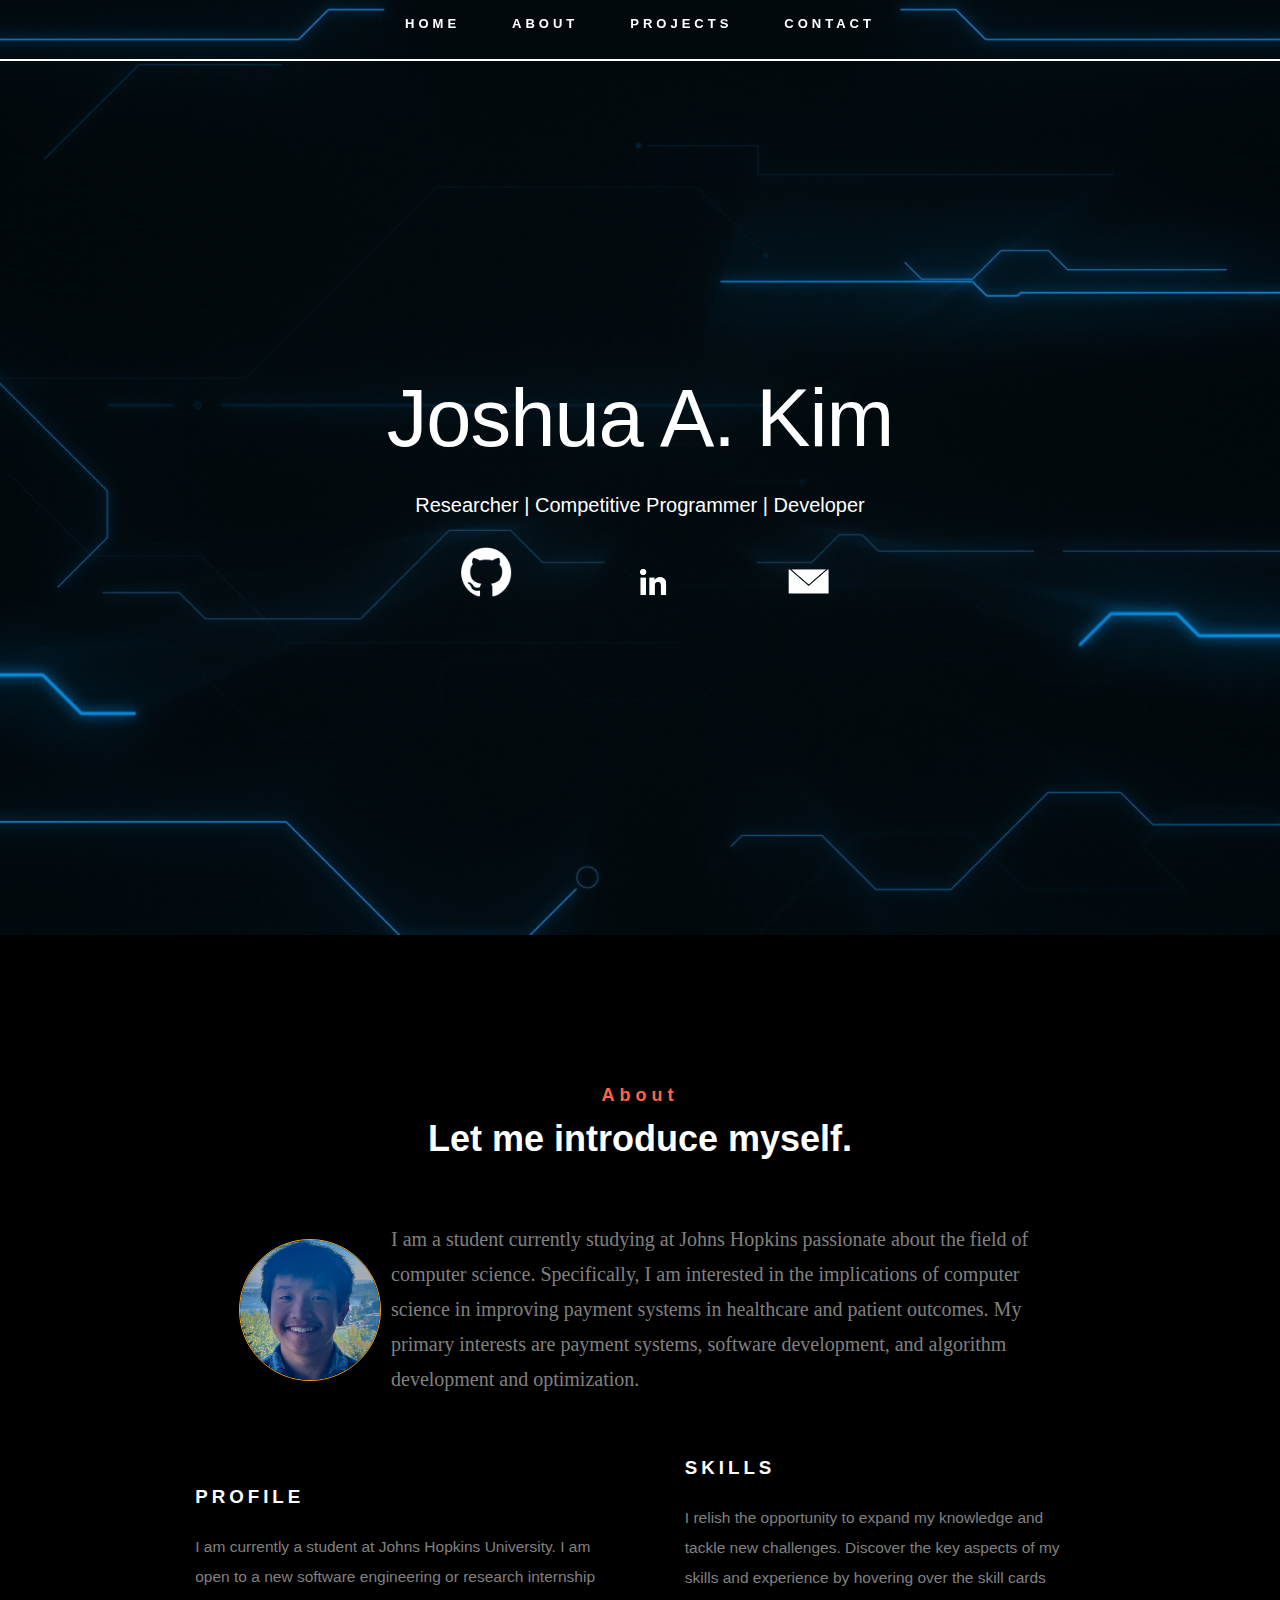
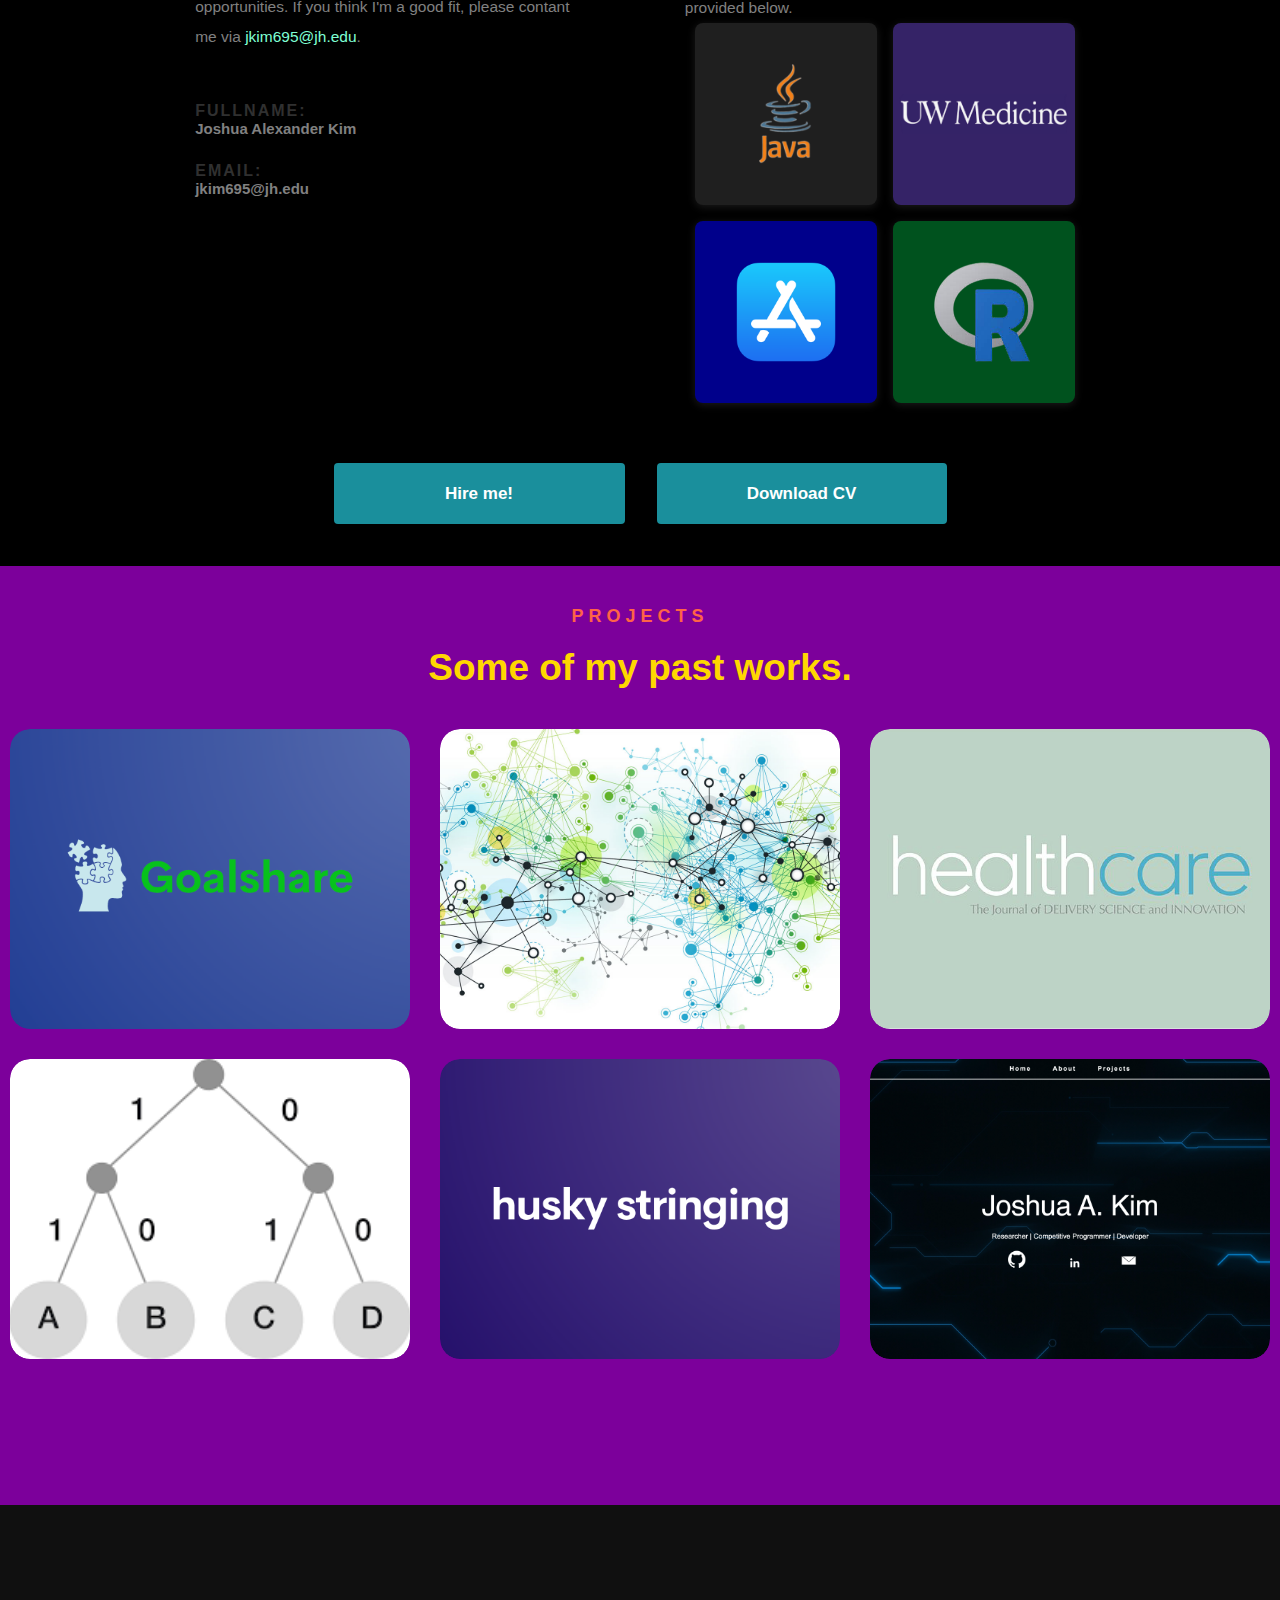
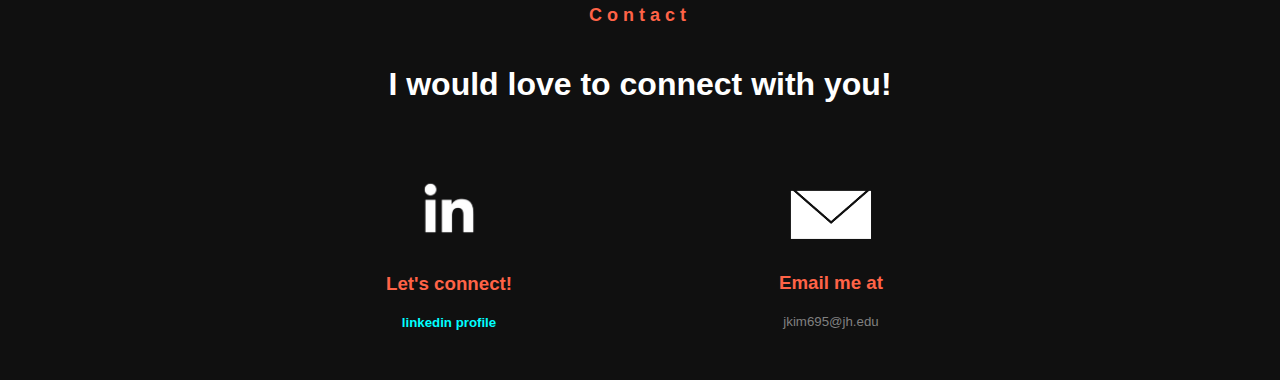
<file: index.html>
<!DOCTYPE html>
<html lang="en">
    <head>
        <meta charset="UTF-8">
        <meta http-equiv="X-UA-Compatible" content="IE=edge">
        <meta name="viewport" content="width=device-width, initial-scale=1.0">
        <title>Joshua Kim Computer Science</title>
        <link rel="stylesheet" href="JoshuaKimStylesheet.css">
        <link rel="icon" href="https://github.com/jkim236/joshua_kim_website/blob/Josh_Kim_Website/CSicon.jpeg">
    </head>
    <body>
        <div class="scroller fade" id="thing">
            <button onclick="scrollToTarget()" class="noBackground">
                <h1 class="toggleWhite scrollButton spaced4px">HOME</h1>
            </button>
            <button onclick="scrollToTarget2()" class="noBackground">
                <h1 class="toggleWhite scrollButton spaced4px">ABOUT</h1>
            </button>
            <button onclick="scrollToTarget3()" class="noBackground">
                <h1 class="toggleWhite scrollButton spaced4px">PROJECTS</h1>
            </button>
            <button onclick="scrollToTarget4()" class="noBackground">
                <h1 class="toggleWhite scrollButton spaced4px">CONTACT</h1>
            </button>
            <hr class="white-line">
        </div>
        <header class="box" id="id1">
            <div class="temp_name">
                <h1 id="name">Joshua A. Kim</h1>
                <h3 class="centered white arialFont size">
                <span>Researcher </span>
                |
                <span>Competitive Programmer</span>
                |
                <span>Developer</span>
                </h3>
                <div class="aligned_links">
                    <a href="https://github.com/jkim695">
                        <img id="link" src="github_logo.png" alt="Github Link">
                        <img id="link2" src="github_logo_hovered.png" alt="Github Link Hovered">
                    </a>
                    <a href="https://www.linkedin.com/in/joshua-kim-aa0a30244/">
                        <img id="LiLink" src="linkedin_logo.png" alt="linkedin link">
                        <img id="LiLink2" src="linkedin_logo_hovered.png" alt="Github Link Hovered">
                    </a>
                    <a href="mailto:jkim695@jh.edu">
                        <img id="MailLink" src="mail_logo.png" alt="email link">
                        <img id="MailLink2" src="mail_logo_hovered.png" alt="Github Link Hovered">
                    </a>
                </div>
            </div>
        </header>
        <div class="section2">
            <div class="aboutMe" id="scrollToMe">
                <h2 class="centered paddingTop aboutText tomato letterspacing5px">
                    About
                </h2>
                <h1 class="centered paddingTop2 introductionText">Let me introduce myself.</h1>
                <div class="sidewavey">
                    <img class="circular-image" src="self_portrait.png" alt="Your image description">
                    <h6 class="centered gray timesNewRomans width650">
                        I am a student currently studying at Johns Hopkins passionate about the field of computer science. 
                        Specifically, I am interested in the implications of computer science 
                        in improving payment systems in healthcare and patient outcomes.
                        My primary interests are payment systems, software development,
                        and algorithm development and optimization.
                    </h6>
                </div>
                <div class="profile_skills">
                    <div class="profile">
                        <h3 class="white openSans spaced4px centeredIf">PROFILE</h3>
                        <p class="gray spaced strong-padding flexyWidth arialFont centeredIf">I am currently a student at Johns Hopkins University. 
                            I am open to a new software engineering or research internship opportunities. 
                            If you think I'm a good fit, please contant me via <a class="mailto-link" href="mailto:jkim695@jh.edu">jkim695@jh.edu</a>.</p>
                        <ul class="info-list flexyWidth leftpadding5">
                           <li class="super-strong-padding">
                              <strong class="strong">FULLNAME:</strong>
                           </li>
                           <li>
                                <span class="liElement">Joshua Alexander Kim</span>
                           </li>
                           <li class="strong-padding">
                              <strong class="strong">EMAIL:</strong>
                           </li>
                           <li>
                                <span class="liElement">jkim695@jh.edu</span>
                           </li>
                        </ul> 
                     </div>
                     <div class="skills centeredIf">
                        <h3 class="white openSans spaced4px centeredIf">SKILLS</h3>
                        <h3 class="gray spaced strong-padding arialFont centeredIf">
                            I relish the opportunity to expand my knowledge and tackle new challenges. 
                            Discover the key aspects of my skills and experience by hovering over the skill cards provided below.
                        </h3>
                        <div class="skill-container">
                            <div class="skill-card">
                              <div class="skill-icon">
                                <img src="java_logo.png" alt="Java Icon">
                              </div>
                              <div class="skill-description">
                                Extensive Java programming expertise, with experience in object-oriented projects and implementation of complex algorithms.
                            </div>
                            </div>
                            <div class="skill-card2">
                              <div class="skill-icon2">
                                <img src="uw_medicine_logo.png" alt="Java Icon">
                              </div>
                              <div class="skill-description">
                                 Under the guidance of UW Medicine alumni and professors, gained experience in research publication and presentation.
                            </div>
                        </div>
                        <div class="skill-container">
                            <div class="skill-card3">
                              <div class="skill-icon">
                                <img src="appstore_logo.png" alt="Java Icon">
                              </div>
                              <div class="skill-description">
                                Extensive experience in app development. Proficient in using SwiftUI, and utilizing databases to store data.
                            </div>
                            </div>
                            <div class="skill-card4">
                              <div class="skill-icon">
                                <img src="R_logo.png" alt="Java Icon">
                              </div>
                              <div class="skill-description">
                                 Experience coding in R for data analysis and manipulation with large datasets. Findings led to abstracts
                                 to be presented at academyhealth <a class="changeColor" href="https://academyhealth.org/ARM" target="_blank">Annual Research Meeting</a>
                            </div>
                        </div>
                     </div>
                </div>
            </div>
            <div class="flexRow">
                <button onclick="scrollToTarget4()" class="hire-me">
                    <p class="white openSans centered thing rightpadding"> Hire me!</p>
                </button>
                <a href="https://jkim695.github.io/JKim-Resume.pdf" class="download-cv-btn" target="_blank">
                    <p class="white openSans centered thing leftpadding5"> Download CV</p>
                </a>
            </div>
        </div>
        <div class="section3" id="projects">
            <h1 class="centered aboutText tomato letterspacing5px">PROJECTS</h1>
            <h1 class="centered paddingTop3 aboutText text-size43">Some of my past works.</h1>
            <div class="container">
                <a href="https://github.com/jkim236/Goalshare-tree2" class="no-underline">
                    <div class="projectContainer">
                        <h1 class="text-padding">Goalshare</h1>
                        <h3 class="text-padding2">Productivity app</h3>
                        <img src="Goalshare_logo.png" class="tempy">
                        <img src="plus_icon.png" class="plus">
                    </div>
                </a>
                <a href="https://github.com/jkim236/CP-Practice-projects" class="no-underline">
                    <div class="projectContainer2">
                        <h1 class="text-padding">Java algorithms</h1>
                        <h1 class="text-padding2">Data structures and algorithms implementation</h1>
                        <img src="graph_logo.jpeg" class="tempy">
                        <img src="plus_icon.png" class="plus">
                    </div>
                </a>
                <a href="https://www.sciencedirect.com/science/article/pii/S2213076422000501?dgcid=author" class="no-underline">
                    <div class="projectContainer2">
                        <h1 class="text-padding">The case for unlearning health systems</h1>
                        <h1 class="text-padding2">Peer-reviewed publication</h1>
                        <img src="healthcare_icon.png" class="tempy">
                        <img src="plus_icon.png" class="plus">
                    </div>
                </a>
                <a href="https://github.com/jkim236/Huffman/tree/main/Huffman" class="no-underline">
                    <div class="projectContainer2">
                        <h1 class="text-padding">Huffman Decompressor</h1>
                        <h1 class="text-padding2">Memory optimization algorithm</h1>
                        <img src="huffman_icon.png" class="tempy">
                        <img src="plus_icon.png" class="plus">
                    </div>
                </a>
                <a href="https://www.instagram.com/huskystringing/" class="no-underline">
                    <div class="projectContainer2">
                        <h1 class="text-padding">Husky Stringing</h1>
                        <h1 class="text-padding2">Startup company</h1>
                        <img src="husky_stringing_icon.png" class="tempy">
                        <img src="plus_icon.png" class="plus">
                    </div>
                </a>
                <a href="https://github.com/jkim236/joshua_kim_website" class="no-underline">
                    <div class="projectContainer2">
                        <h1 class="text-padding">Personal Website</h1>
                        <h1 class="text-padding2">Web development</h1>
                        <img src="website_page.png" class="tempy">
                        <img src="plus_icon.png" class="plus">
                    </div>
                </a>
            </div>
        </div>
        <div class="section4" id="sec4">
            <h1 class="aboutText tomato letterspacing5px self-align-center paddingTop5">Contact</h1>
            <h1 class="centered paddingTop2 connect-text">I would love to connect with you!</h1>
            <div class="contact-container">
                <div class="contactbox1">
                    <img id="LiLink3" src="linkedin_logo.png" alt="linkedin link">
                    <h3 class="contact-text">Let's connect!</h3>
                    <a href="https://www.linkedin.com/in/joshua-kim-aa0a30244/" class="no-underline">
                        <h5 class="arial changeColor2 margin-top">linkedin profile</h5>
                    </a>
                </div>
                <div class="contactbox2">
                    <img id="MailLink3" src="mail_logo.png" alt="email link">
                    <h3 class="contact-text">Email me at</h3>
                    <h5 class="arial gray lesser-font-weight margin-top">jkim695@jh.edu</h5>
                </div>
            </div>
        </div>
        <script src="websiteJS.js"></script>

    </body>
</html>
</file>
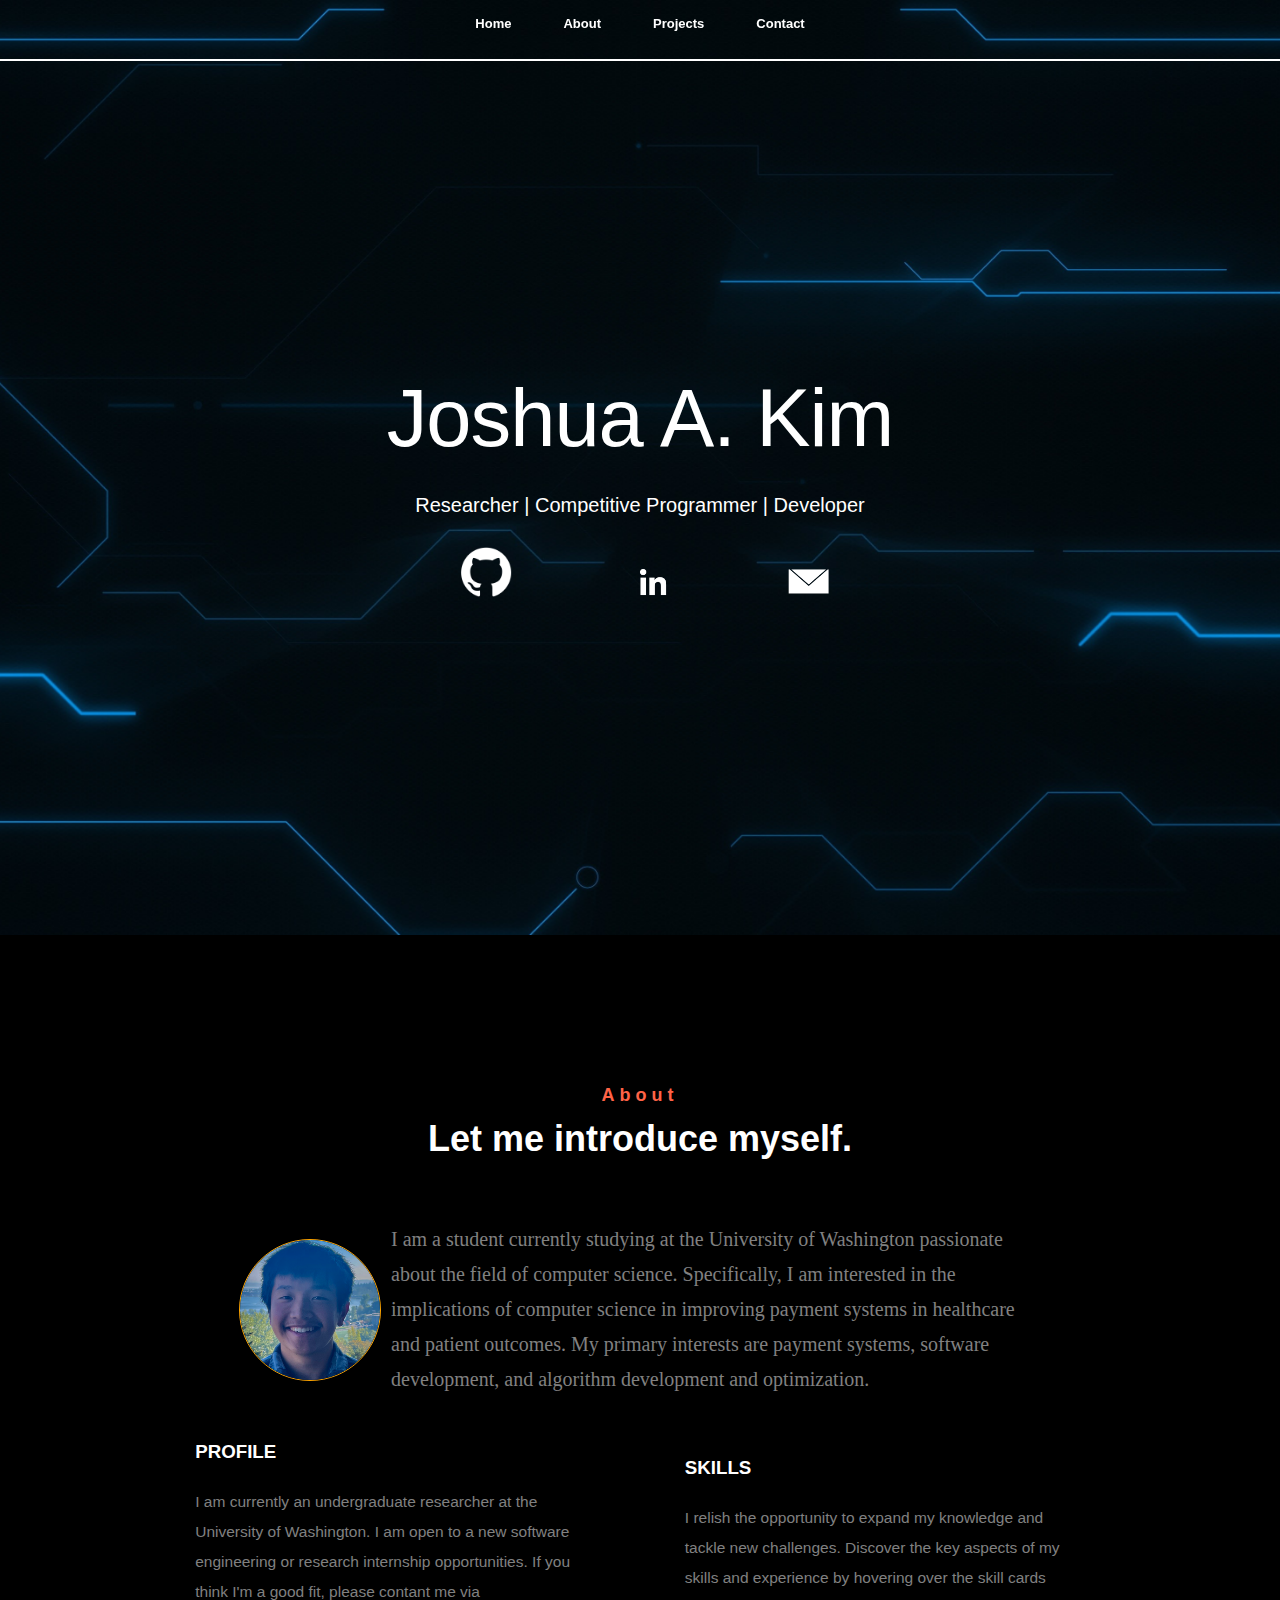
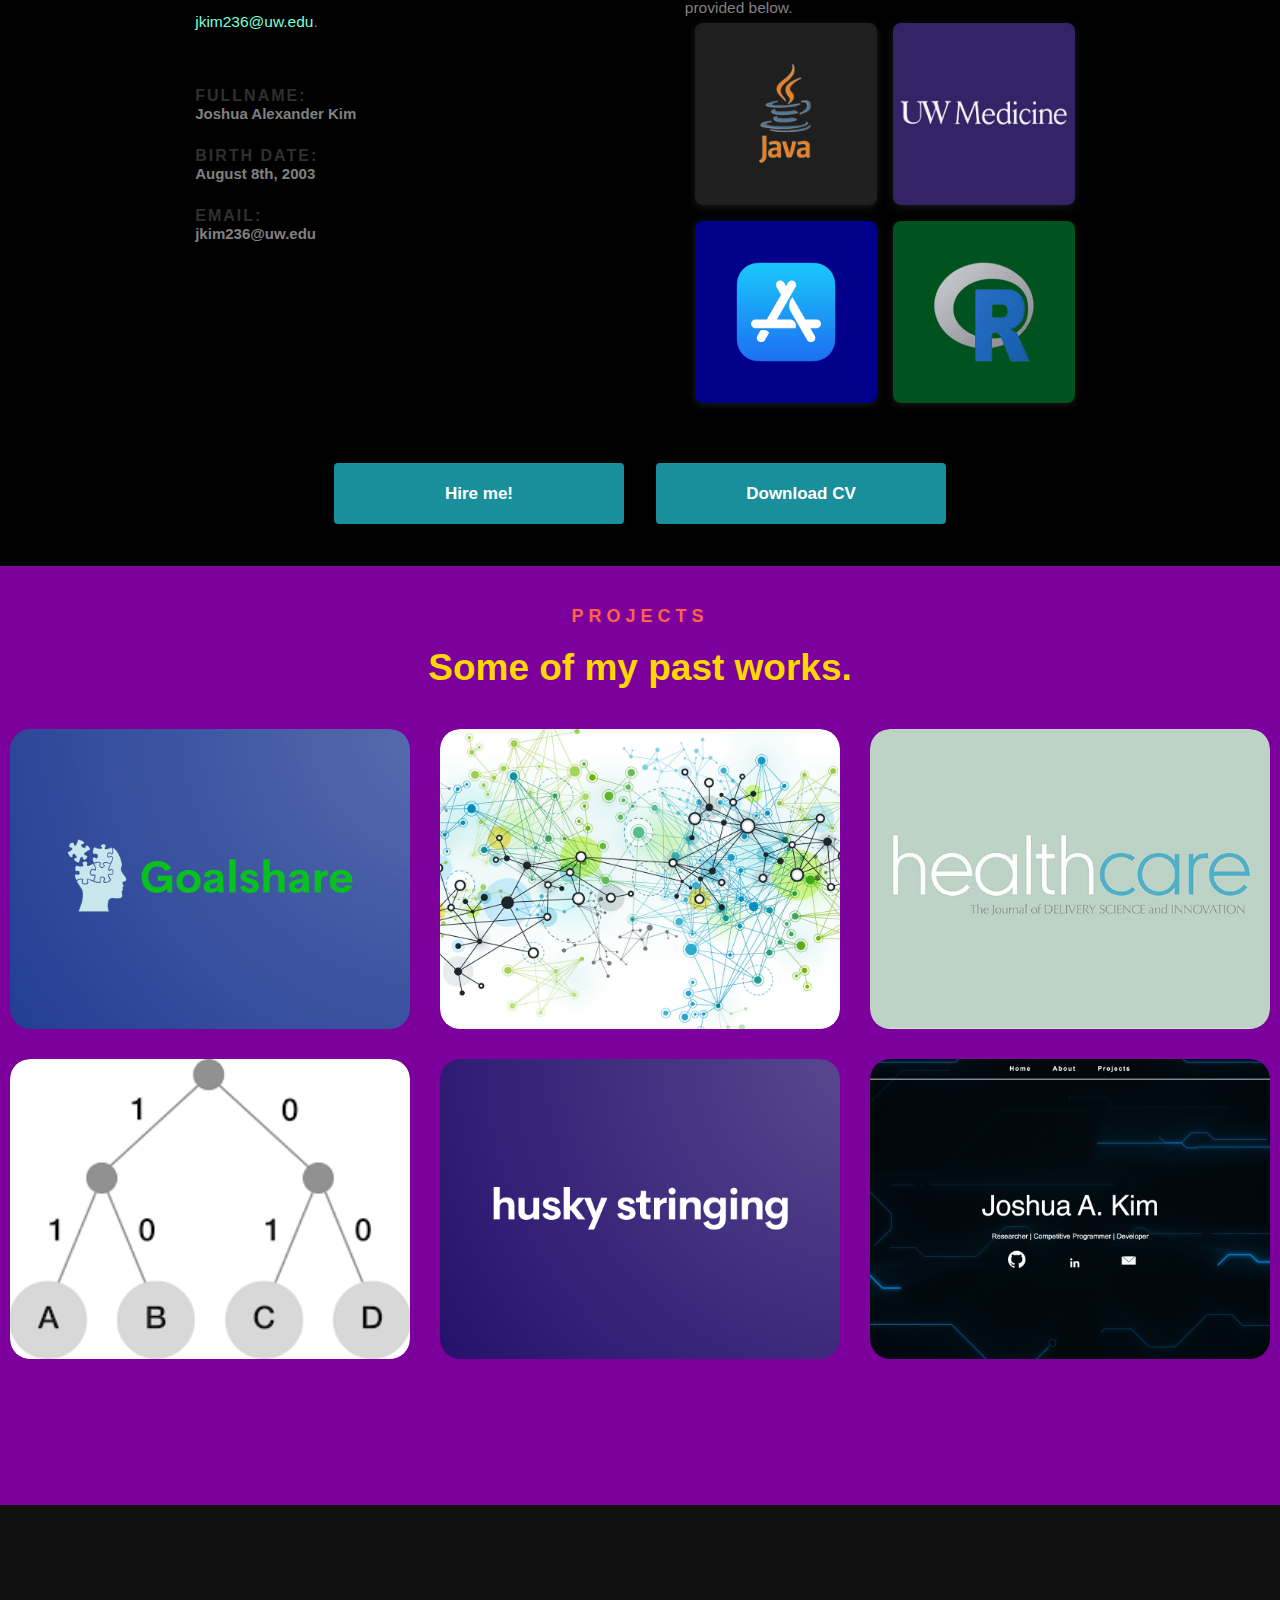
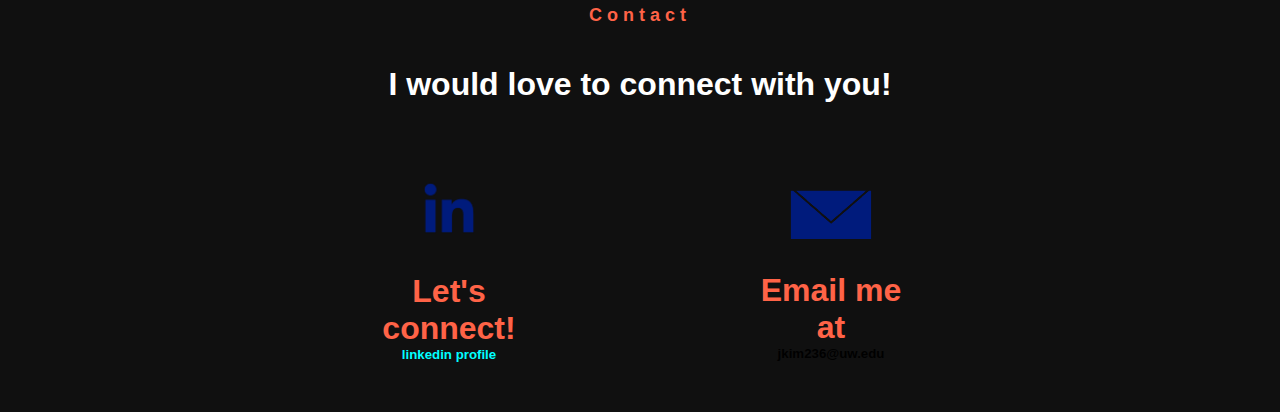
<file: joshuakimcs.html>
<!DOCTYPE html>
<html lang="en">
    <head>
        <meta charset="UTF-8">
        <meta http-equiv="X-UA-Compatible" content="IE=edge">
        <meta name="viewport" content="width=device-width, initial-scale=1.0">
        <title>Joshua Kim Computer Science</title>
        <link rel="stylesheet" href="JoshuaKimStylesheet.css">
    </head>
    <body>
        <div class="scroller fade">
            <button onclick="scrollToTarget()" class="noBackground">
                <h1 class="toggleWhite scrollButton spaced3px">Home</h1>
            </button>
            <button onclick="scrollToTarget2()" class="noBackground">
                <h1 class="toggleWhite scrollButton spaced3px">About</h1>
            </button>
            <button onclick="scrollToTarget3()" class="noBackground">
                <h1 class="toggleWhite scrollButton spaced3px">Projects</h1>
            </button>
            <button onclick="scrollToTarget4()" class="noBackground">
                <h1 class="toggleWhite scrollButton spaced3px">Contact</h1>
            </button>
            <hr class="white-line">
        </div>
        <header class="box" id="id1">
            <div class="temp_name">
                <h1 id="name">Joshua A. Kim</h1>
                <h3 class="centered white arialFont size">
                <span>Researcher </span>
                |
                <span>Competitive Programmer</span>
                |
                <span>Developer</span>
                </h3>
                <div class="aligned_links">
                    <a href="https://github.com/jkim236">
                        <img id="link" src="github_logo.png" alt="Github Link">
                        <img id="link2" src="github_logo_hovered.png" alt="Github Link Hovered">
                    </a>
                    <a href="https://www.linkedin.com/in/joshua-kim-aa0a30244/">
                        <img id="LiLink" src="linkedin_logo.png" alt="linkedin link">
                        <img id="LiLink2" src="linkedin_logo_hovered.png" alt="Github Link Hovered">
                    </a>
                    <a href="mailto:jkim236@uw.edu">
                        <img id="MailLink" src="mail_logo.png" alt="email link">
                        <img id="MailLink2" src="mail_logo_hovered.png" alt="Github Link Hovered">
                    </a>
                </div>
            </div>
        </header>
        <div class="section2">
            <div class="aboutMe" id="scrollToMe">
                <h2 class="centered paddingTop aboutText tomato letterspacing5px">
                    About
                </h2>
                <h1 class="centered paddingTop2 introductionText">Let me introduce myself.</h1>
                <div class="sidewavey">
                    <img class="circular-image" src="self_portrait.png" alt="Your image description">
                    <h6 class="centered gray timesNewRomans width650">
                        I am a student currently studying at the University of Washington passionate about the field of computer science. 
                        Specifically, I am interested in the implications of computer science 
                        in improving payment systems in healthcare and patient outcomes.
                        My primary interests are payment systems, software development,
                        and algorithm development and optimization.
                    </h6>
                </div>
                <div class="profile_skills">
                    <div class="profile">
                        <h3 class="white openSans spaced3px centeredIf">PROFILE</h3>
                        <p class="gray spaced strong-padding flexyWidth arialFont centeredIf">I am currently an undergraduate researcher at the University of Washington. 
                            I am open to a new software engineering or research internship opportunities. 
                            If you think I'm a good fit, please contant me via <a class="mailto-link" href="mailto:jkim236@uw.edu">jkim236@uw.edu</a>.</p>
                        <ul class="info-list flexyWidth leftpadding5">
                           <li class="super-strong-padding">
                              <strong class="strong">FULLNAME:</strong>
                           </li>
                           <li>
                                <span class="liElement">Joshua Alexander Kim</span>
                           </li>
                           <li class="strong-padding">
                              <strong class="strong">BIRTH DATE:</strong>
                           </li>
                           <li>
                                <span class="liElement"> August 8th, 2003</span>
                          </li>
                           <li class="strong-padding">
                              <strong class="strong">EMAIL:</strong>
                           </li>
                           <li>
                                <span class="liElement">jkim236@uw.edu</span>
                           </li>
                        </ul> 
                     </div>
                     <div class="skills centeredIf">
                        <h3 class="white openSans spaced3px centeredIf">SKILLS</h3>
                        <h3 class="gray spaced strong-padding arialFont centeredIf">
                            I relish the opportunity to expand my knowledge and tackle new challenges. 
                            Discover the key aspects of my skills and experience by hovering over the skill cards provided below.
                        </h3>
                        <div class="skill-container">
                            <div class="skill-card">
                              <div class="skill-icon">
                                <img src="java_logo.png" alt="Java Icon">
                              </div>
                              <div class="skill-description">
                                Extensive Java programming expertise, with experience in object-oriented projects and implementation of complex algorithms.
                            </div>
                            </div>
                            <div class="skill-card2">
                              <div class="skill-icon2">
                                <img src="uw_medicine_logo.png" alt="Java Icon">
                              </div>
                              <div class="skill-description">
                                 Under the guidance of UW Medicine alumni and professors, gained experience in research publication and presentation.
                            </div>
                        </div>
                        <div class="skill-container">
                            <div class="skill-card3">
                              <div class="skill-icon">
                                <img src="appstore_logo.png" alt="Java Icon">
                              </div>
                              <div class="skill-description">
                                Extensive swiftUI experience. Fullstack projects in addition to experience with databases. 
                            </div>
                            </div>
                            <div class="skill-card4">
                              <div class="skill-icon">
                                <img src="R_logo.png" alt="Java Icon">
                              </div>
                              <div class="skill-description">
                                 Experience coding in R for data analysis and manipulation with large datasets. Findings led to abstracts
                                 to be presented at academyhealth <a class="changeColor" href="https://academyhealth.org/ARM" target="_blank">Annual Research Meeting</a>
                            </div>
                        </div>
                     </div>
                </div>
            </div>
            <div class="flexRow">
                <a href="https://jkim236.github.io/resume/JoshuaKimResume.pdf" class="download-cv-btn" target="_blank">
                    <p class="white openSans centered thing rightpadding"> Hire me!</p>
                </a>
                <a href="https://jkim236.github.io/resume/JoshuaKimResume.pdf" class="download-cv-btn" target="_blank">
                    <p class="white openSans centered thing leftpadding5"> Download CV</p>
                </a>
            </div>
        </div>
        <div class="section3" id="projects">
            <h1 class="centered aboutText tomato letterspacing5px">PROJECTS</h1>
            <h1 class="centered paddingTop3 aboutText text-size43">Some of my past works.</h1>
            <div class="container">
                <a href="https://github.com/jkim236/Goalshare-tree2" class="no-underline">
                    <div class="projectContainer">
                        <h1 class="text-padding">Goalshare</h1>
                        <h3 class="text-padding2">Productivity app</h3>
                        <img src="Goalshare_logo.png" class="tempy">
                        <img src="plus_icon.png" class="plus">
                    </div>
                </a>
                <a href="https://github.com/jkim236/CP-Practice-projects" class="no-underline">
                    <div class="projectContainer2">
                        <h1 class="text-padding">Java algorithms</h1>
                        <h1 class="text-padding2">Data structures and algorithms implementation</h1>
                        <img src="graph_logo.jpeg" class="tempy">
                        <img src="plus_icon.png" class="plus">
                    </div>
                </a>
                <a href="https://www.sciencedirect.com/science/article/pii/S2213076422000501?dgcid=author" class="no-underline">
                    <div class="projectContainer2">
                        <h1 class="text-padding">The case for unlearning health systems</h1>
                        <h1 class="text-padding2">Peer-reviewed publication</h1>
                        <img src="healthcare_icon.png" class="tempy">
                        <img src="plus_icon.png" class="plus">
                    </div>
                </a>
                <a href="https://github.com/jkim236/Huffman/tree/main/Huffman" class="no-underline">
                    <div class="projectContainer2">
                        <h1 class="text-padding">Huffman Decompressor</h1>
                        <h1 class="text-padding2">Memory optimization algorithm</h1>
                        <img src="huffman_icon.png" class="tempy">
                        <img src="plus_icon.png" class="plus">
                    </div>
                </a>
                <a href="https://www.instagram.com/huskystringing/" class="no-underline">
                    <div class="projectContainer2">
                        <h1 class="text-padding">Husky Stringing</h1>
                        <h1 class="text-padding2">Startup company</h1>
                        <img src="husky_stringing_icon.png" class="tempy">
                        <img src="plus_icon.png" class="plus">
                    </div>
                </a>
                <a href="https://github.com/jkim236/joshua_kim_website" class="no-underline">
                    <div class="projectContainer2">
                        <h1 class="text-padding">Personal Website</h1>
                        <h1 class="text-padding2">Web development</h1>
                        <img src="website_page.png" class="tempy">
                        <img src="plus_icon.png" class="plus">
                    </div>
                </a>
            </div>
        </div>
        <div class="section4" id="sec4">
            <h1 class="aboutText tomato letterspacing5px self-align-center paddingTop5">Contact</h1>
            <h1 class="centered paddingTop2 connect-text">I would love to connect with you!</h1>
            <div class="contact-container">
                <div class="contactbox1">
                    <img id="LiLink3" src="linkedin_logo_dark_blue.png" alt="linkedin link">
                    <h1 class="contact-text">Let's connect!</h1>
                    <a href="https://www.linkedin.com/in/joshua-kim-aa0a30244/" class="no-underline">
                        <h5 class="arial changeColor2">linkedin profile</h5>
                    </a>
                </div>
                <div class="contactbox2">
                    <img id="MailLink3" src="mail_logo_dark_blue.png" alt="email link">
                    <h1 class="contact-text">Email me at</h1>
                    <h5 class="arial">jkim236@uw.edu</h5>
                </div>
            </div>
        </div>
        <script src="websiteJS.js"></script>

    </body>
</html>
</file>
<file: JoshuaKimStylesheet.css>
html {
  background-color: black;
}

body, h1, h2, h3, h4, h5, h6, p {
    margin: 0;
    padding: 0;
}
body {
  overflow-x: hidden;
  overflow-y: auto;
}
.box {
    display: flex;
    background-image: url("background6.jpeg");
    background-size: cover;
    background-position: center;
    width: 100%;
    height: 100vh;
    padding-top: 35px;
    justify-content: center;
    align-items: center;
    flex-direction: column;
    z-index: 9999;
}
@media (max-height: 400px) {
    .box {
      padding-top: 35px; 
    }
  }
#name {
    text-align: center;
    color: white;
    font: 81.3px/1.1em 'opensans-bold', sans-serif;
    letter-spacing: -1px;
    margin: 0 auto 12px auto;
    padding: 20px;
    align-self: center;
}
#link, #LiLink, #MailLink {
    padding-top: 30px;
    opacity: 1;
    transition: opacity 0.3s;
}
#link2, #LiLink2, #MailLink2 {
  padding-top: 30px;
  opacity: 0;
  transition: opacity 0.3s;
}
#link, #link2 {
  position: absolute;
    width: 50px;
    height: 50px;
}
#LiLink, #LiLink2 {
  position: absolute;
    width: 70px;
    height: 70px;
}
#MailLink, #MailLink2 {
  position: absolute;
    width: 67px;
    height: 57px;
    margin-top: 6px;
}
#link:hover, #LiLink:hover, #MailLink:hover {
    opacity: 0;
}
#link2:hover, #LiLink2:hover, #MailLink2:hover {
  opacity: 1;
}
.centered {
    text-align: center;
}
.white {
    color: white;
}
.spaced4px {
    letter-spacing: 4px;
}
.openSans {
    font-family: 'opensans-bold', sans-serif;
}
.aligned_links {
  position: relative;
    display: flex;
    flex-wrap: wrap;
    width: 100%;
    justify-content: space-evenly;
    align-items: center;
    gap: 40px;
    margin: 0 auto;
    align-self: center;
    transform: translateX(-4%);
    background-size: cover;
}
.scroller {
    position: fixed;
    z-index: 10000; 
    display: flex;
    justify-content: center;
    text-align: center;
    flex-wrap: wrap;
    width: 100%;
    padding-top: 15px;
    position: fixed;
    color: white;
    background-size: cover;
    gap: 40px
}
.fade {
    opacity: 1;
    transition: opacity 0.25s;
}
.fade-out {
    opacity: 0;
}
.temp_name {
    margin:0 auto;
    padding:0 auto;
    transform: translateY(-50px);
}
.section {
    font-size: 24px;
    font-family: 'Open Sans', sans-serif;
}
.section2 {
    background-color: black;
}
.paddingTop {
    padding-top: 80px;
}
.tomato {
    color: tomato;
}
.letterspacing5px {
    letter-spacing: 5px;
}
.paddingTop2 {
    padding-top: 0px;
}
.paddingTop3 {
    padding-top: 63px;
}
.aboutText {
    font-size: 18px;
    font-family: 'Open Sans', sans-serif;
}
.introductionText {
    color: white;
    font-size: 36px;
    font-family: 'Open Sans', sans-serif;
}
.gray {
    color: gray;
}
.aboutMe {
    display: flex;
    flex-direction: column;
    align-items: center;
    justify-content: center;
    width: 100%;
    height: 100%;
    margin: 0 auto;
    padding-top: 70px;
    gap: 12px;
}
.circular-image {
    width: 140px;
    height: 140px;
    border-radius: 50%;
    border: 1px solid orange;
}
.sidewavey {
    display: flex;
    flex-wrap: wrap;
    padding-top: 50px;
    justify-content: center;
    align-items: center;
    width: 100%;
}
.profile {
    align-self: center;
    display: flex;
    flex-wrap: wrap;
    max-width: 400px;
    margin-top: -8.4%;
}
.strong {
    color: #303030;
    font-family: 'Arial', sans-serif;
    letter-spacing: 2px;
}
.timesNewRomans {
    font-size: 20px;
    font-weight: 100;
    font-family: 'Times New Roman', Times, sans-serif;
}
ul {
    list-style-type: none;
    margin: 0;
    padding: 0;
}
.liElement {
    color: gray;
    font-size: 15px;
    font-weight: 900;
    font-family: 'Arial', sans-serif;
}
.spaced {
    line-height: 30px;
}
.width650 {
    width: 650px;
    line-height: 35px;
    text-align: left;
    padding-left: 10px;
}
.strong-padding {
    padding-top: 24px;
}
.super-strong-padding {
    padding-top: 50px;
}
.mailto-link {
    color:aquamarine;
    text-decoration: none;
    transition: color 0.25s;
}
.mailto-link:hover {
    color: #303030;
}
.profile_skills {
    padding-top: 10px;
    display: flex;
    flex-wrap: wrap;
    flex-direction: row;
    justify-content: center;
    width: 100%;
}
.skills {
    position: relative;
    display: flex;
    flex-wrap: wrap;
    flex-direction: column;
    max-width: 400px;
    padding-left: 7%;
    margin-top: 3%;
}
@media(max-width: 968px) {
    .profile_skills {
        flex-direction: column;
    }
    .profile {
        align-self: center;
        flex-direction: column;
        max-width: 100%;
        width: 100%;
    }
    .skills {
        padding-top: 20px;
        max-width: 100%;
        width: 90%;
        padding-left: 0;
    }
    .centeredIf {
        align-self: center;
    }
    .flexyWidth {
        max-width: 90%;
    }
    .leftpadding5 {
        padding-left: 5%;
      }
}
.arialFont {
    font-family: 'Arial', sans-serif;
    font-size: 15.5px;
    font-weight: 100;
}
.skill-container {
    display: flex;
    flex-wrap: wrap;
    flex-direction: row;
    justify-content: center;
    gap: 16px;
  }
  .skill-card, .skill-card2, .skill-card3, .skill-card4 {
    position: relative;
    border-radius: 8px;
    padding: 16px;
    width: 150px;
    height: 150px;
    box-shadow: 0 2px 8px rgba(255, 255, 255, 0.1);
    text-align: center;
  }
  
  .skill-card {
    background-color: #1f1f1f;
  }
  
  .skill-card2 {
    background-color: #352367;
  }
  .skill-card3 {
    background-color: darkblue;
  }
  .skill-card4 {
    background-color: rgb(0, 82, 30);
  }
  .skill-icon img {
    width: 100px;
    height: 100px;
    transition: opacity 0.5s;
    position: absolute;
    top: 50%; 
    left: 50%; 
    transform: translate(-50%, -50%); 
  }
  .skill-icon2 img {
    position: absolute;
    width: 200px;
    height: 40px;
    transition: opacity 0.15s;
    top: 50%; 
    left: 50%; 
    transform: translate(-50%, -50%); 
  }
  
  .skill-title {
    font-size: 24px;
    margin: 8px 0;
    color: #fff; 
  }
  
  .skill-description {
    position: absolute;
    width: 180px;
    font-size: 13.5px;
    font-family: Arial, Helvetica, sans-serif;
    color: #ccc; 
    transition: opacity 0.15s;
    opacity: 0;
    top: 50%; 
    left: 50%; 
    transform: translate(-50%, -50%); 
  }
  
  .skill-card:hover .skill-description {
    opacity: 1;
  }
  .skill-card2:hover .skill-description {
    opacity: 1;
  }
  .skill-card3:hover .skill-description {
    opacity: 1;
  }
  .skill-card4:hover .skill-description {
    opacity: 1;
  }
  .skill-card:hover .skill-icon {
    opacity: 0.1;
  }
  .skill-card2:hover .skill-icon2 {
    opacity: 0.1;
  }
  .skill-card3:hover .skill-icon {
    opacity: 0.1;
  }
  .skill-card4:hover .skill-icon {
    opacity: 0.1;
  }
  .skill-card:hover {
    border: 1px solid #ffffff;
    box-shadow: 0 4px 16px rgba(128, 0, 128, 0.4);
    background-color: #5a5a5a;
    transition: all 0.15s ease;
  }
    .skill-card2:hover {
    border: 1px solid #ffffff;
    box-shadow: 0 4px 16px rgba(128, 0, 128, 0.4);
    background-color: #4b3194;
    transition: all 0.15s ease;
  }
  .skill-card3:hover {
    border: 1px solid #ffffff;
    box-shadow: 0 4px 16px rgba(128, 0, 128, 0.4);
    background-color: #3900d6;
    transition: all 0.15s ease;
  }
  .skill-card4:hover {
    border: 1px solid #ffffff;
    box-shadow: 0 4px 16px rgba(128, 0, 128, 0.4);
    background-color: #017325;
    transition: all 0.15s ease;
  }
  .info-list {
    padding-bottom: 30px;
  }
  .download-cv-btn {
    display: flex;
    justify-content: center;
    align-items: center;
    text-align: center;
    height: 100%; 
    background-color: #1a8f9c;
    color: white;
    padding: 10px 20px;
    text-decoration: none;
    font-size: 24px;
    border-radius: 4px;
    width: 250px;
    height: 41px;
    transition: background-color 0.3s;
  }
  .download-cv-btn:hover {
    background-color: #414141;
    cursor: pointer;
  }
  .hire-me {
    display: flex;
    justify-content: center;
    align-items: center;
    text-align: center;
    background-color: #1a8f9c;
    border: none;
    color: white;
    padding: 10px 20px;
    text-decoration: none;
    font-size: 24px;
    border-radius: 4px;
    width: 291px;
    height: 61px;
    transition: background-color 0.3s;
  }
  .hire-me:hover {
    background-color: #414141;
    cursor: pointer;
  }
  .thing {
    font-weight: bold;
    font-size: 17px;
  }
  .flexRow {
    display: flex;
    flex-direction: row;
    flex-wrap: wrap;
    justify-content: center;
    width: 100%;
    gap: 32px;
    background-color: black;
    padding-bottom: 30px;
    padding-top: 60px;
    }
    .rightPadding {
        padding-right: 20px;
    }
  .size {
    font-size: 20px;
  }
  .noBackground {
    background: none;
    border: none;
  }
  .toggleWhite {
    color: white;
  }
  .toggleWhite:hover {
    color:#1a8f9c;
    cursor: pointer;
    transition: ease 0.3s;
  }
  .scrollButton {
    font-size: 13px;
    font-weight: 700;
    font-family: 'Arial';
  }
  .white-line {
    margin-top: -13px;
    width: 100%;
    height: 2px;
    background-color: white;
    border: none;
}
.changeColor {
  color: rgb(218, 196, 0);
  text-decoration: none;
  transition: ease 0.2s;
}
.changeColor:hover {
  color: aqua;
}
.section3 {
  padding-top: 40px;
  background-color: rgb(124, 0, 155);
  width: 100%;
  min-height: 100vh;
}
.container {
  margin: 0 auto;
  padding-top: 40px;
  padding-bottom: 40px;
  display: flex;
  flex-wrap: wrap;
  flex-direction: row;
  justify-content: center;
  gap: 30px;
  max-width: 1512px;
}
.projectContainer, .projectContainer2 {
  position: relative;
  height: 300px;
  width: 400px;
  border-radius: 20px;
  overflow: hidden;
}
.projectContainer2:hover {
  border-style: solid;
  border-width: 1px;
  border-color: blue;
}
.tempy {
  position: absolute;
  top: 50%; 
  left: 50%; 
  transform: translate(-50%, -50%); 
  opacity: 1;
  border-radius: 20px;
  height: 100%;
  width: 100%;
  object-fit: cover;
  transition: opacity 0.3s;
}
.plus {
  position: absolute;
  top: 50%; 
  left: 50%; 
  transform: translate(-50%, -50%); 
  opacity: 0;
  width: 50px;
  height: 40px;
  background: none;
}
.projectContainer:hover .tempy, .projectContainer2:hover .tempy {
  opacity: 0.1;
}
.projectContainer:hover, .projectContainer2:hover {
  background-color: #1f1f1f;
}
.projectContainer:hover .plus, .projectContainer2:hover .plus {
  opacity: 1;
}
.temp234 {
  font-family: 'Arial', sans-serif;
  color: white;
}
.text-size43 {
  font-size: 37px;
  color: gold;
  font-weight: 650;
}
.no-underline {
  font-family: Arial, sans-serif;
  text-decoration: none;
  color: white;
}
.text-padding {
  font-size: 14px;
  padding-left: 3.5%;
  padding-top: 6%;
}
.text-padding2 {
  font-size: 13px;
  opacity: 0.7;
  padding-left: 3.5%;
  padding-top: 1%;
  color: gray;
  font-weight: 30;
  letter-spacing: 1.22px;
}
.paddingTop3 {
  padding-top: 20px;
}
.section4 {
  display: flex;
  flex-direction: column;
  flex-wrap: wrap;
  justify-content: center;
  background-color: rgb(16, 16, 16);
  width: 100%;
  margin-top: -13px;
  gap: 40px;
}
.self-align-center {
  align-self: center;
}
.contact-container {
  position: relative;
    display: flex;
    flex-wrap: wrap;
    width: 100%;
    align-items: center;
    justify-content: center;
    gap: calc(40px + 15%);
    margin: 0 auto;
    align-self: center;
    padding-bottom: 50px;
}
.contactbox1 {
  display: flex;
  flex-direction: column;
  width: 150px;
  align-items: center;

}
.contactbox2 {
  display: flex;
  flex-direction: column;
  align-items: center;
  margin-top: 13px; 
  width: 150px;
}
#LiLink3 {
  width: 130px;
  height: 130px;
}
#MailLink3 {
  width: 134px;
  height: 114px;
}
.connect-text {
  font-family: 'Arial', sans-serif;
  align-items: center;
  color: white;
}
.contact-text {
  font-family: Arial, Helvetica, sans-serif;
  color: tomato;
  text-align: center;
}
.paddingTop5 {
  padding-top: 100px;
}
.arial {
  font-family: Arial;
}
.changeColor2 {
  color: aqua;
  transition: ease 0.2s;
}
.changeColor2:hover {
  color: rgb(56, 55, 55);
}
.lesser-font-weight {
  font-weight: 350;
}
.margin-top {
  margin-top: 20px;
}
</file>
